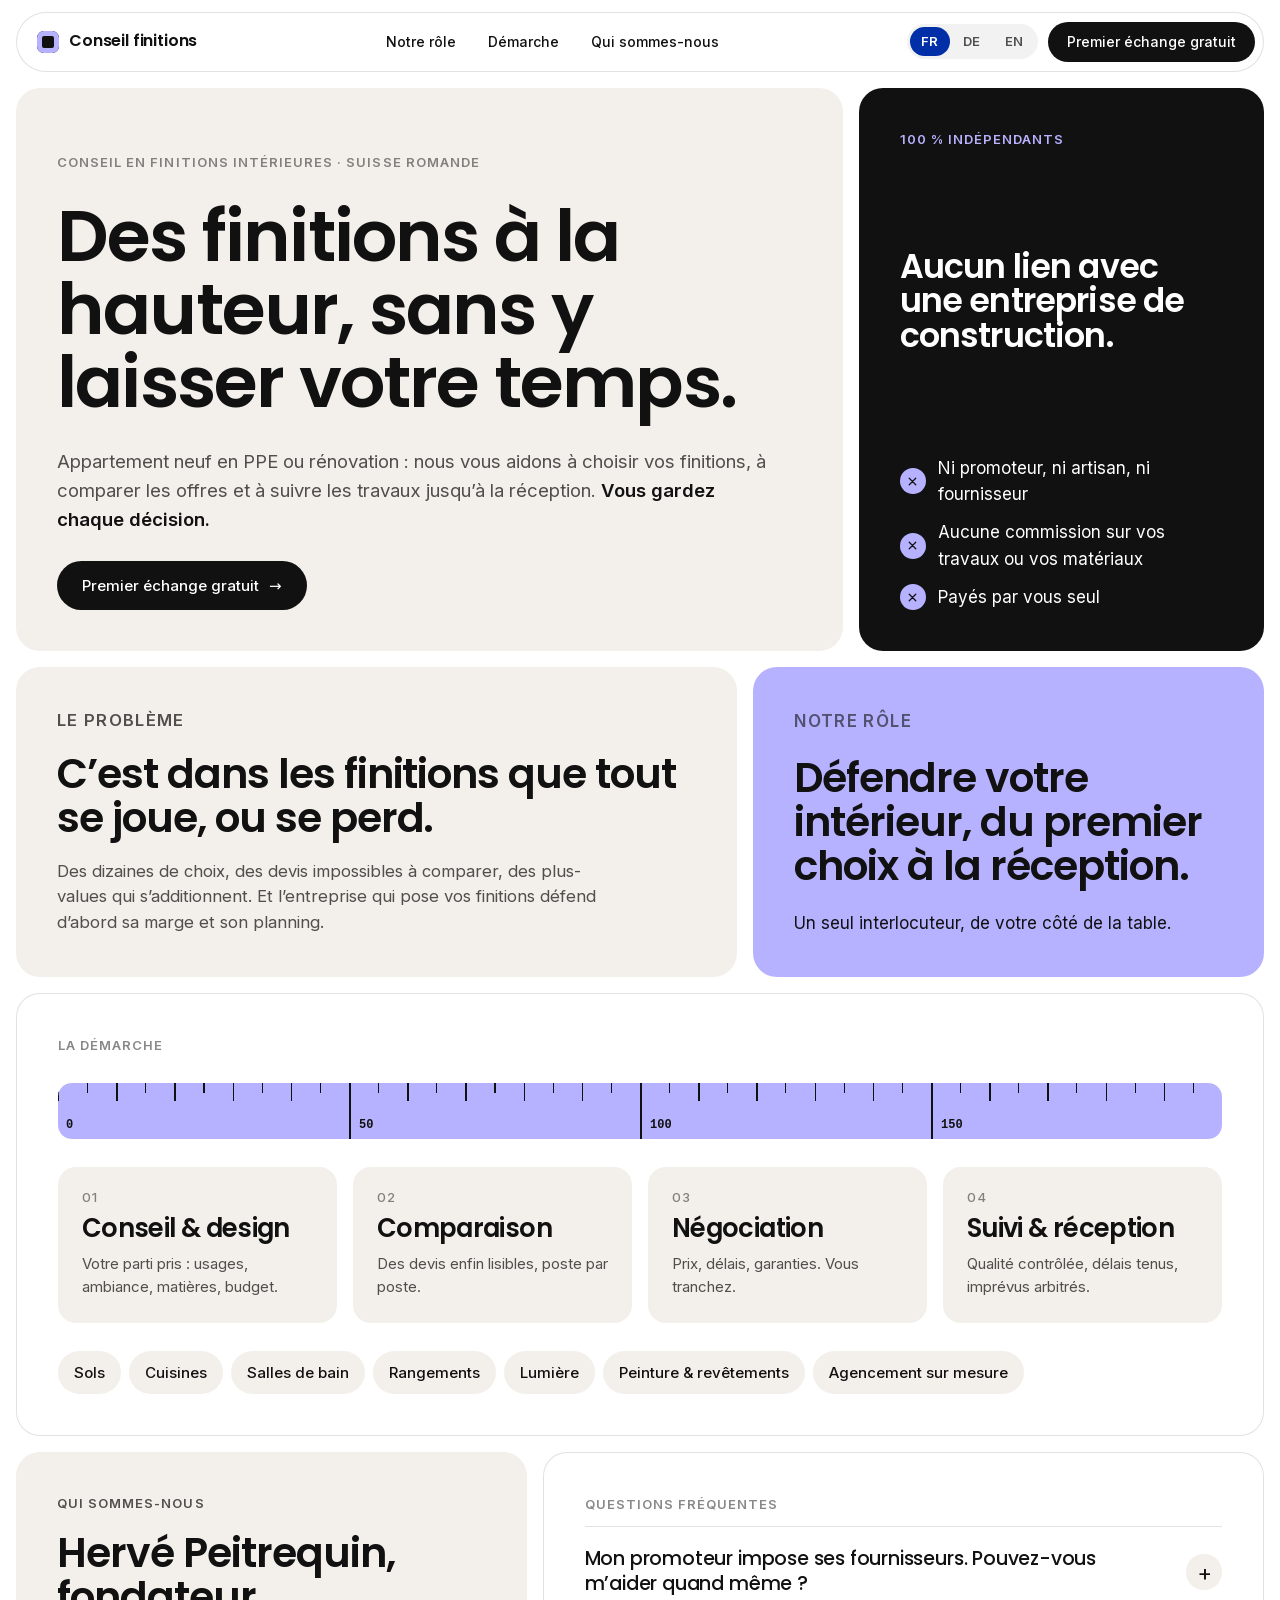
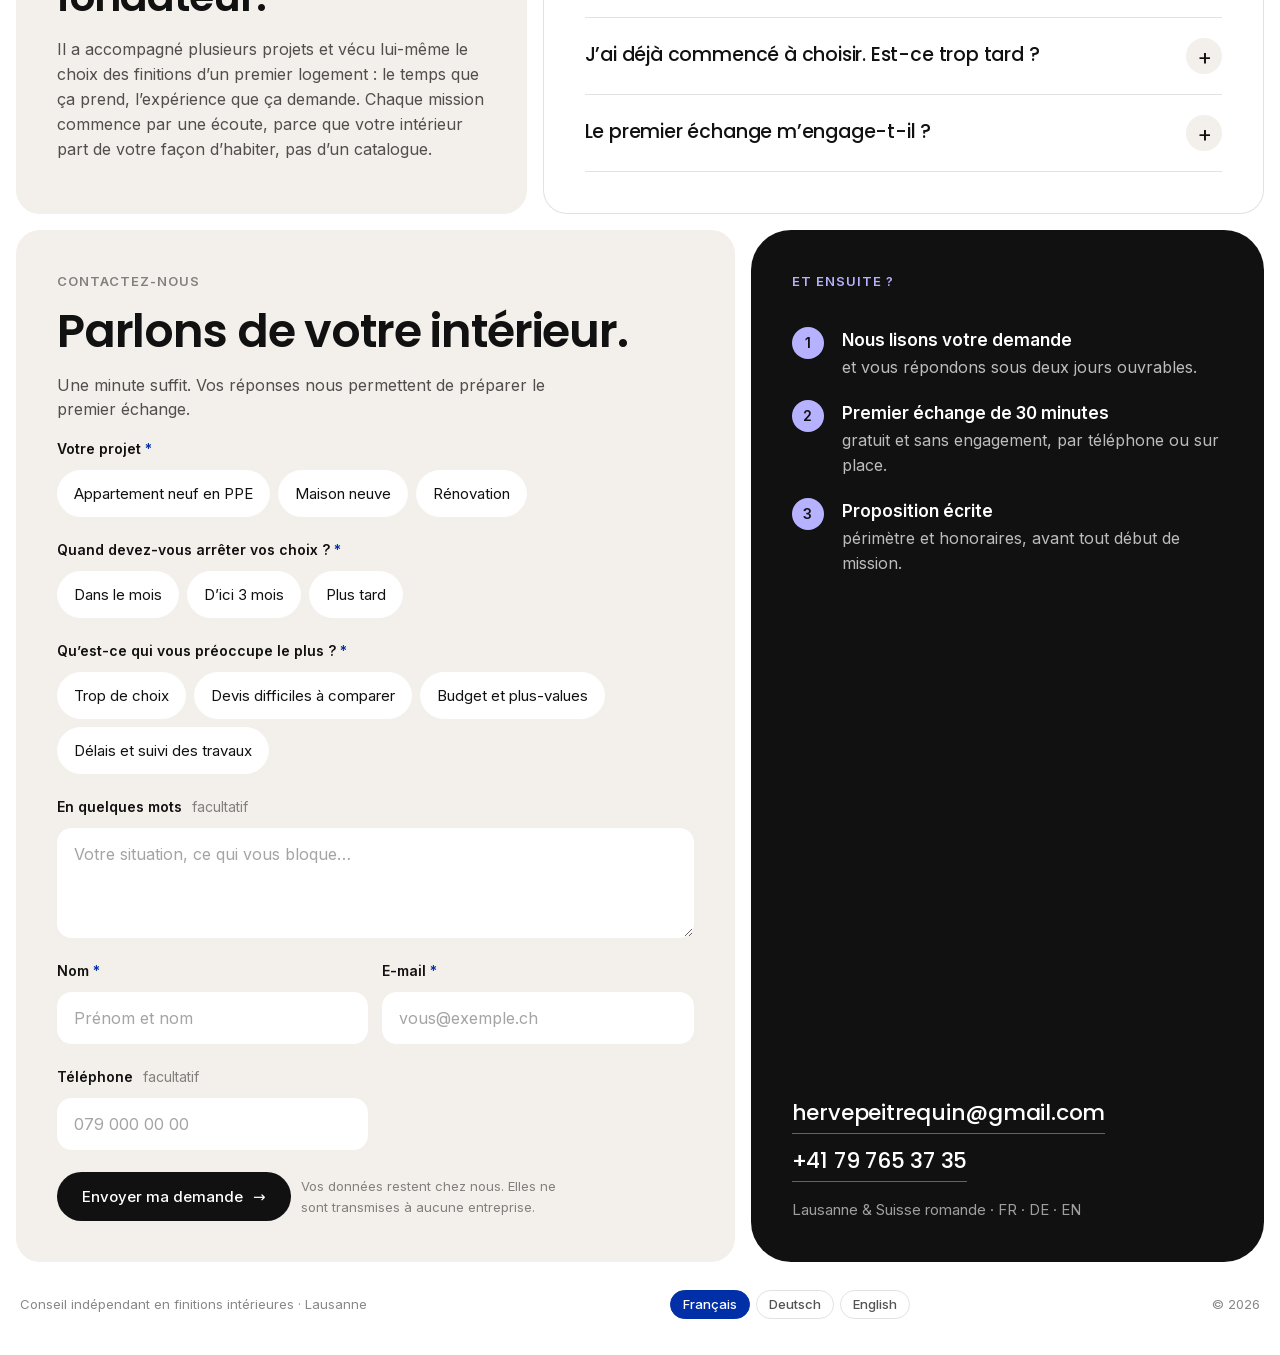
<file: index.html>
<!DOCTYPE html>
<html lang="fr">
<head>
  <meta charset="utf-8">
  <meta name="viewport" content="width=device-width, initial-scale=1">
  <title>Conseil indépendant en finitions intérieures · Suisse romande</title>
  <meta name="description" content="Appartement neuf en PPE ou rénovation : nous vous aidons à choisir vos finitions, comparer les offres et suivre les travaux. Indépendants de toute entreprise de construction.">
  <meta name="robots" content="noindex">
  <link rel="alternate" hreflang="fr" href="/">
  <link rel="alternate" hreflang="de" href="/de/">
  <link rel="alternate" hreflang="en" href="/en/">
  <link rel="preconnect" href="https://fonts.googleapis.com">
  <link rel="preconnect" href="https://fonts.gstatic.com" crossorigin>
  <link href="https://fonts.googleapis.com/css2?family=Poppins:wght@500;600&display=swap" rel="stylesheet">
  <link rel="stylesheet" href="/style.css?v=4">
</head>
<body>

<a class="evitement" href="#contenu">Aller au contenu</a>

<header class="nav">
  <a class="nav-marque" href="#top" aria-label="Retour en haut">
    <span class="nav-pastille" aria-hidden="true"></span>
    <span>Conseil finitions</span>
  </a>
  <nav class="nav-liens" aria-label="Sections">
    <a href="#role">Notre rôle</a>
    <a href="#demarche">Démarche</a>
    <a href="#nous">Qui sommes-nous</a>
  </nav>
  <div class="nav-droite">
    <nav class="langues" aria-label="Langue">
      <a href="/" lang="fr" hreflang="fr" aria-current="page">FR</a>
      <a href="/de/" lang="de" hreflang="de">DE</a>
      <a href="/en/" lang="en" hreflang="en">EN</a>
    </nav>
    <a class="btn btn-noir btn-petit" href="#contact">Premier échange gratuit</a>
  </div>
</header>

<main id="contenu" class="grille">

  <!-- 1. ATTENTION : la promesse -->
  <section id="top" class="box box-beige hero">
    <p class="kicker">Conseil en finitions intérieures · Suisse romande</p>
    <h1>Des finitions à la hauteur, sans y laisser votre temps.</h1>
    <p class="lead">Appartement neuf en PPE ou rénovation : nous vous aidons à choisir vos finitions, à comparer les offres et à suivre les travaux jusqu’à la réception. <strong>Vous gardez chaque décision.</strong></p>
    <div class="hero-actions">
      <a class="btn btn-noir" href="#contact">Premier échange gratuit <span aria-hidden="true">→</span></a>
    </div>
  </section>

  <aside class="box box-noir sceau" aria-label="Notre indépendance">
    <p class="kicker kicker-violet">100 % indépendants</p>
    <p class="sceau-titre">Aucun lien avec une entreprise de construction.</p>
    <ul class="coches">
      <li>Ni promoteur, ni artisan, ni fournisseur</li>
      <li>Aucune commission sur vos travaux ou vos matériaux</li>
      <li>Payés par vous seul</li>
    </ul>
  </aside>

  <!-- 2. INTÉRÊT : le problème, puis notre rôle -->
  <section class="box box-beige probleme">
    <p class="kicker">Le problème</p>
    <h2>C’est dans les finitions que tout se joue, ou se perd.</h2>
    <p>Des dizaines de choix, des devis impossibles à comparer, des plus-values qui s’additionnent. Et l’entreprise qui pose vos finitions défend d’abord sa marge et son planning.</p>
  </section>

  <section id="role" class="box box-violet role">
    <p class="kicker">Notre rôle</p>
    <h2>Défendre votre intérieur, du premier choix à la réception.</h2>
    <p>Un seul interlocuteur, de votre côté de la table.</p>
  </section>

  <!-- 3. DÉSIR : comment, et qui -->
  <section id="demarche" class="box box-blanc demarche">
    <p class="kicker">La démarche</p>
    <div class="metre" aria-hidden="true">
      <span>0</span><span>50</span><span>100</span><span>150</span>
    </div>
    <ol class="etapes">
      <li class="etape">
        <span class="num">01</span>
        <h3>Conseil &amp; design</h3>
        <p>Votre parti pris : usages, ambiance, matières, budget.</p>
      </li>
      <li class="etape">
        <span class="num">02</span>
        <h3>Comparaison</h3>
        <p>Des devis enfin lisibles, poste par poste.</p>
      </li>
      <li class="etape">
        <span class="num">03</span>
        <h3>Négociation</h3>
        <p>Prix, délais, garanties. Vous tranchez.</p>
      </li>
      <li class="etape">
        <span class="num">04</span>
        <h3>Suivi &amp; réception</h3>
        <p>Qualité contrôlée, délais tenus, imprévus arbitrés.</p>
      </li>
    </ol>
    <ul class="chips" aria-label="Domaines couverts">
      <li>Sols</li><li>Cuisines</li><li>Salles de bain</li><li>Rangements</li>
      <li>Lumière</li><li>Peinture &amp; revêtements</li><li>Agencement sur mesure</li>
    </ul>
  </section>

  <section id="nous" class="box box-beige nous">
    <p class="kicker">Qui sommes-nous</p>
    <h2>Hervé Peitrequin, fondateur.</h2>
    <p>Il a accompagné plusieurs projets et vécu lui-même le choix des finitions d’un premier logement : le temps que ça prend, l’expérience que ça demande. Chaque mission commence par une écoute, parce que votre intérieur part de votre façon d’habiter, pas d’un catalogue.</p>
  </section>

  <section class="box box-blanc faq">
    <p class="kicker">Questions fréquentes</p>
    <details>
      <summary>Mon promoteur impose ses fournisseurs. Pouvez-vous m’aider quand même ?</summary>
      <p>Oui, c’est même le cas le plus fréquent. Nous vous aidons à tirer le meilleur de la liste imposée, à lire les plus-values et à négocier ce qui peut l’être.</p>
    </details>
    <details>
      <summary>J’ai déjà commencé à choisir. Est-ce trop tard ?</summary>
      <p>Non. Chaque décision encore ouverte compte, et un regard externe évite des erreurs coûteuses.</p>
    </details>
    <details>
      <summary>Le premier échange m’engage-t-il ?</summary>
      <p>Non. Il est gratuit et sert à voir si nous pouvons vous être utiles. Si ce n’est pas le cas, nous vous le dirons.</p>
    </details>
  </section>

  <!-- 4. ACTION -->
  <section id="contact" class="contact">
    <div class="box box-beige contact-form">
      <p class="kicker">Contactez-nous</p>
      <h2>Parlons de votre intérieur.</h2>
      <p class="contact-intro">Une minute suffit. Vos réponses nous permettent de préparer le premier échange.</p>

      <form id="lead" novalidate>
        <fieldset>
          <legend>Votre projet <em>*</em></legend>
          <div class="choix">
            <label><input type="radio" name="projet" value="Appartement neuf en PPE" required><span>Appartement neuf en PPE</span></label>
            <label><input type="radio" name="projet" value="Maison neuve"><span>Maison neuve</span></label>
            <label><input type="radio" name="projet" value="Rénovation"><span>Rénovation</span></label>
          </div>
        </fieldset>

        <fieldset>
          <legend>Quand devez-vous arrêter vos choix ? <em>*</em></legend>
          <div class="choix">
            <label><input type="radio" name="echeance" value="Dans le mois" required><span>Dans le mois</span></label>
            <label><input type="radio" name="echeance" value="D'ici 3 mois"><span>D’ici 3 mois</span></label>
            <label><input type="radio" name="echeance" value="Plus tard"><span>Plus tard</span></label>
          </div>
        </fieldset>

        <fieldset>
          <legend>Qu’est-ce qui vous préoccupe le plus ? <em>*</em></legend>
          <div class="choix" data-requis="1">
            <label><input type="checkbox" name="preoccupation" value="Trop de choix"><span>Trop de choix</span></label>
            <label><input type="checkbox" name="preoccupation" value="Devis difficiles à comparer"><span>Devis difficiles à comparer</span></label>
            <label><input type="checkbox" name="preoccupation" value="Budget et plus-values"><span>Budget et plus-values</span></label>
            <label><input type="checkbox" name="preoccupation" value="Délais et suivi des travaux"><span>Délais et suivi des travaux</span></label>
          </div>
        </fieldset>

        <div class="champ">
          <label for="message">En quelques mots <span class="facultatif">facultatif</span></label>
          <textarea id="message" name="message" rows="3" placeholder="Votre situation, ce qui vous bloque…"></textarea>
        </div>

        <div class="rangee">
          <div class="champ">
            <label for="nom">Nom <em>*</em></label>
            <input id="nom" name="nom" type="text" required autocomplete="name" placeholder="Prénom et nom">
          </div>
          <div class="champ">
            <label for="email">E-mail <em>*</em></label>
            <input id="email" name="email" type="email" required autocomplete="email" placeholder="vous@exemple.ch">
          </div>
        </div>
        <div class="champ champ-demi">
          <label for="telephone">Téléphone <span class="facultatif">facultatif</span></label>
          <input id="telephone" name="telephone" type="tel" autocomplete="tel" placeholder="079 000 00 00">
        </div>

        <input type="text" name="_honey" class="piege" tabindex="-1" autocomplete="off" aria-hidden="true">

        <p class="erreur" role="alert" aria-live="assertive"></p>

        <div class="form-actions">
          <button type="submit" class="btn btn-noir">Envoyer ma demande <span aria-hidden="true">→</span></button>
          <p class="mention">Vos données restent chez nous. Elles ne sont transmises à aucune entreprise.</p>
        </div>
      </form>

      <div class="merci" hidden tabindex="-1">
        <p class="merci-titre">Merci<span class="merci-prenom"></span>.</p>
        <p>Votre demande est bien arrivée. Nous vous recontactons sous deux jours ouvrables.</p>
      </div>
    </div>

    <aside class="box box-noir contact-infos">
      <p class="kicker kicker-violet">Et ensuite ?</p>
      <ol class="suite">
        <li><strong>Nous lisons votre demande</strong>et vous répondons sous deux jours ouvrables.</li>
        <li><strong>Premier échange de 30 minutes</strong>gratuit et sans engagement, par téléphone ou sur place.</li>
        <li><strong>Proposition écrite</strong>périmètre et honoraires, avant tout début de mission.</li>
      </ol>
      <div class="coordonnees">
        <a class="coord-lien" href="mailto:hervepeitrequin@gmail.com">hervepeitrequin@gmail.com</a>
        <a class="coord-lien" href="tel:+41797653735">+41 79 765 37 35</a>
        <p>Lausanne &amp; Suisse romande · FR · DE · EN</p>
      </div>
    </aside>
  </section>

</main>

<footer class="pied">
  <span>Conseil indépendant en finitions intérieures · Lausanne</span>
  <nav class="langues" aria-label="Langue">
    <a href="/" lang="fr" hreflang="fr" aria-current="page">Français</a>
    <a href="/de/" lang="de" hreflang="de">Deutsch</a>
    <a href="/en/" lang="en" hreflang="en">English</a>
  </nav>
  <span>© 2026</span>
</footer>

<script src="/form.js?v=4"></script>
</body>
</html>
</file>
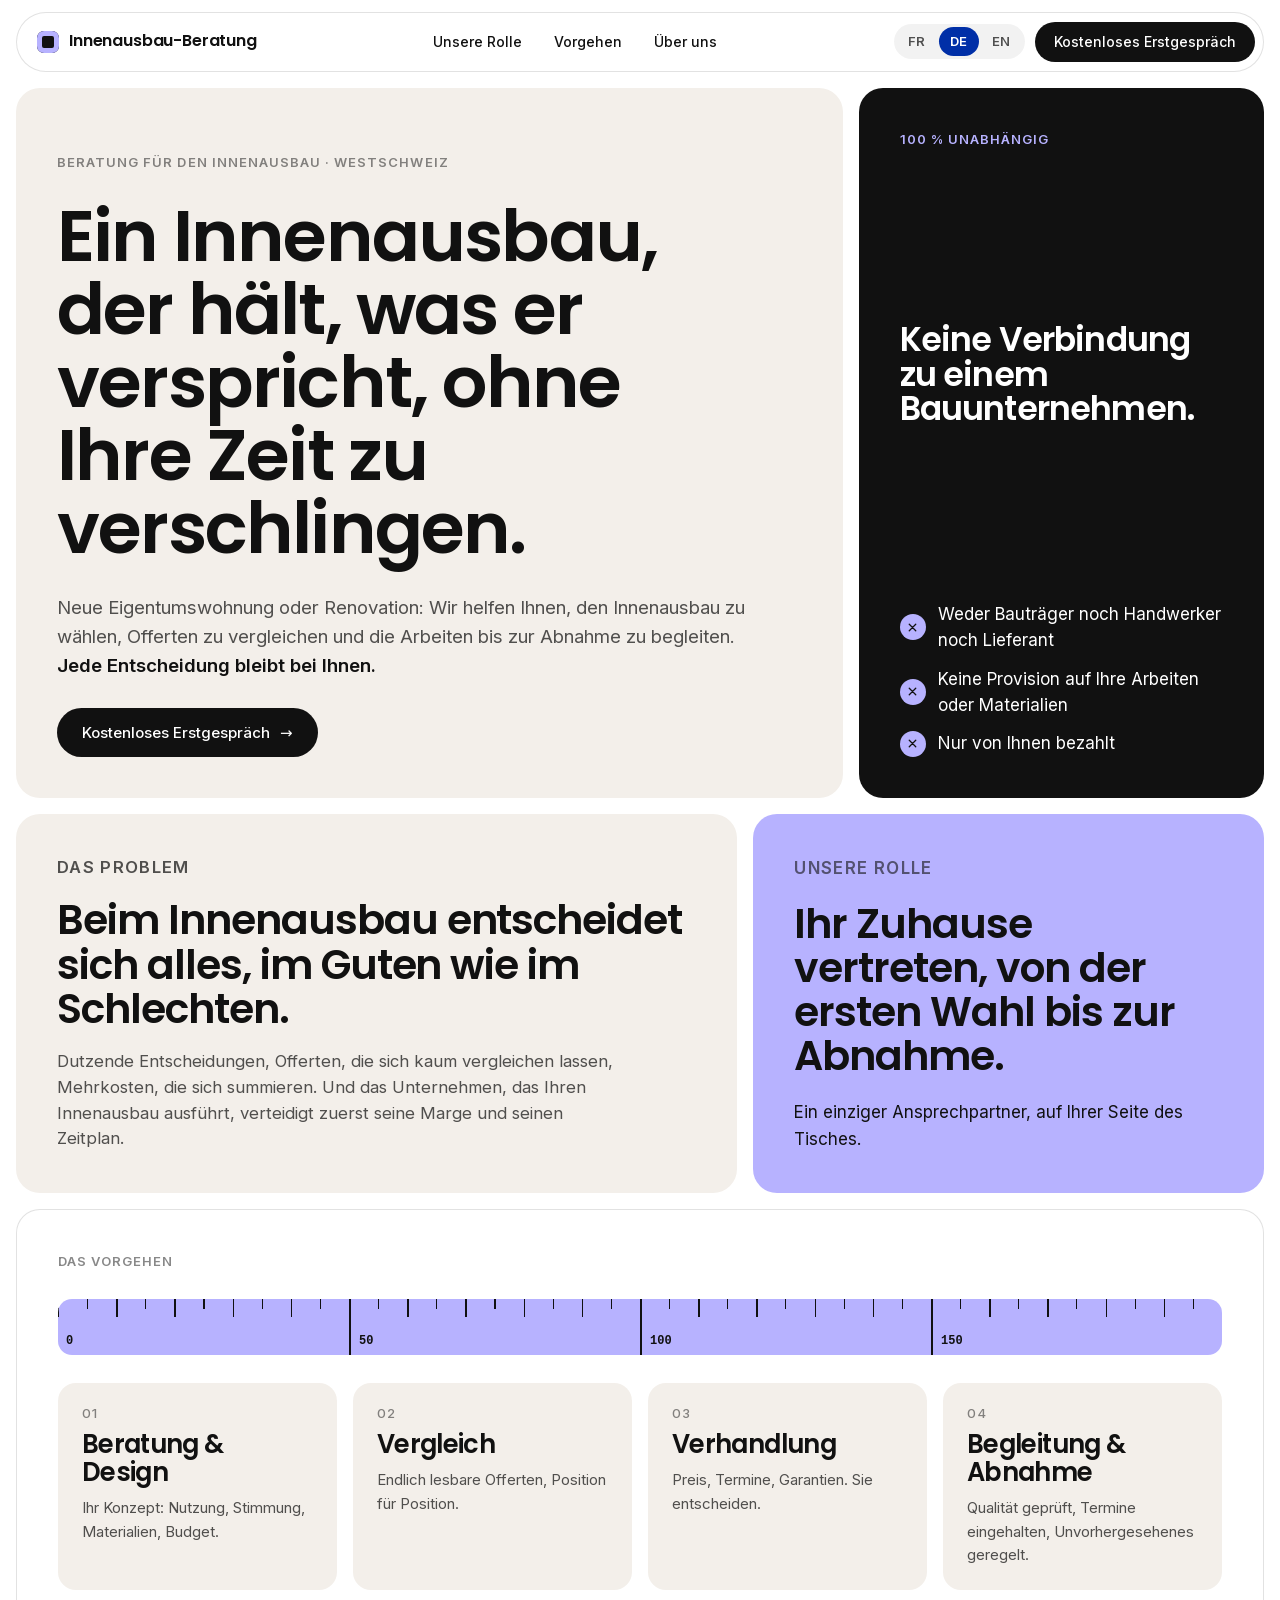
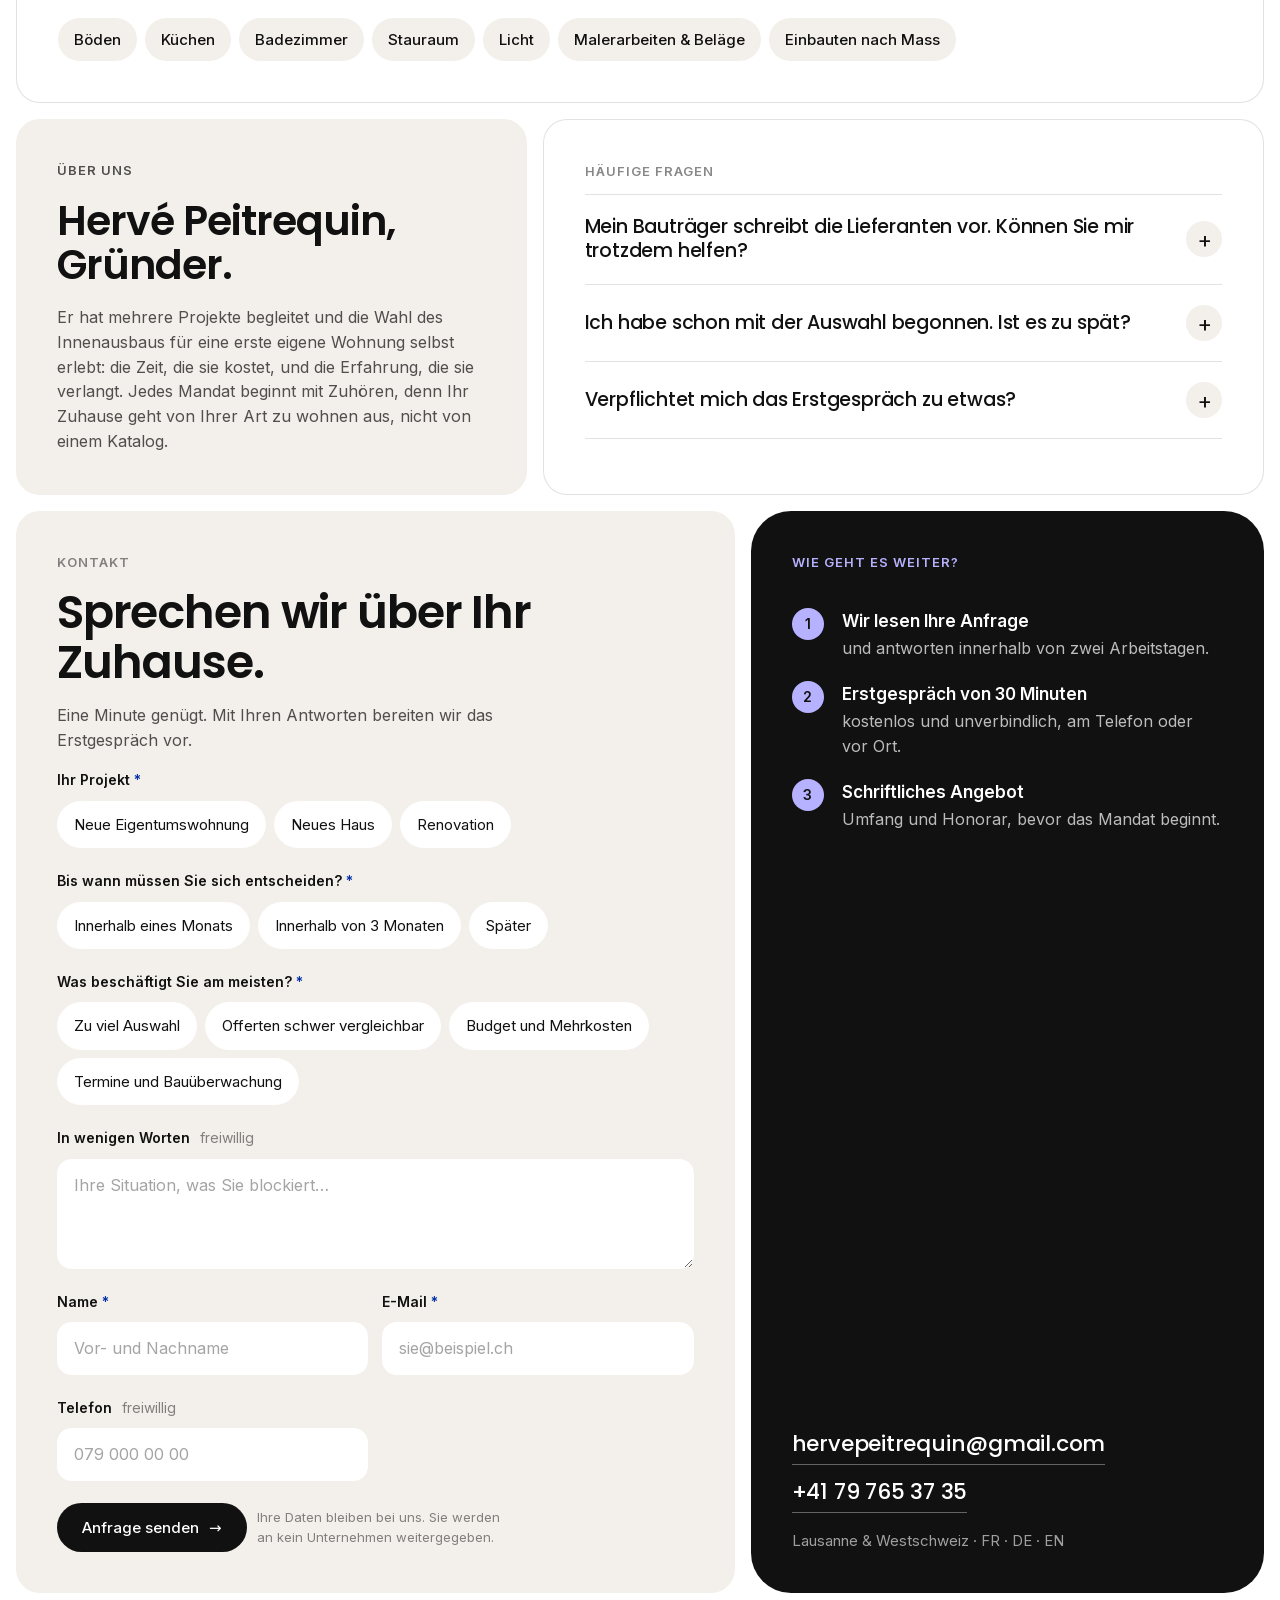
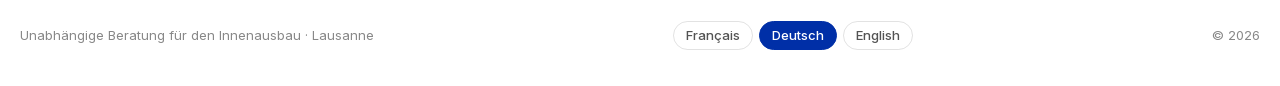
<file: de/index.html>
<!DOCTYPE html>
<html lang="de">
<head>
  <meta charset="utf-8">
  <meta name="viewport" content="width=device-width, initial-scale=1">
  <title>Unabhängige Beratung für den Innenausbau · Westschweiz</title>
  <meta name="description" content="Neue Eigentumswohnung oder Renovation: Wir helfen Ihnen, den Innenausbau zu wählen, Offerten zu vergleichen und die Arbeiten zu begleiten. Unabhängig von jedem Bauunternehmen.">
  <meta name="robots" content="noindex">
  <link rel="alternate" hreflang="fr" href="/">
  <link rel="alternate" hreflang="de" href="/de/">
  <link rel="alternate" hreflang="en" href="/en/">
  <link rel="preconnect" href="https://fonts.googleapis.com">
  <link rel="preconnect" href="https://fonts.gstatic.com" crossorigin>
  <link href="https://fonts.googleapis.com/css2?family=Poppins:wght@500;600&display=swap" rel="stylesheet">
  <link rel="stylesheet" href="/style.css?v=4">
</head>
<body>

<a class="evitement" href="#contenu">Zum Inhalt</a>

<header class="nav">
  <a class="nav-marque" href="#top" aria-label="Nach oben">
    <span class="nav-pastille" aria-hidden="true"></span>
    <span>Innenausbau-Beratung</span>
  </a>
  <nav class="nav-liens" aria-label="Bereiche">
    <a href="#role">Unsere Rolle</a>
    <a href="#demarche">Vorgehen</a>
    <a href="#nous">Über uns</a>
  </nav>
  <div class="nav-droite">
    <nav class="langues" aria-label="Sprache">
      <a href="/" lang="fr" hreflang="fr">FR</a>
      <a href="/de/" lang="de" hreflang="de" aria-current="page">DE</a>
      <a href="/en/" lang="en" hreflang="en">EN</a>
    </nav>
    <a class="btn btn-noir btn-petit" href="#contact">Kostenloses Erstgespräch</a>
  </div>
</header>

<main id="contenu" class="grille">

  <!-- 1. ATTENTION : la promesse -->
  <section id="top" class="box box-beige hero">
    <p class="kicker">Beratung für den Innenausbau · Westschweiz</p>
    <h1>Ein Innenausbau, der hält, was er verspricht, ohne Ihre Zeit zu verschlingen.</h1>
    <p class="lead">Neue Eigentumswohnung oder Renovation: Wir helfen Ihnen, den Innenausbau zu wählen, Offerten zu vergleichen und die Arbeiten bis zur Abnahme zu begleiten. <strong>Jede Entscheidung bleibt bei Ihnen.</strong></p>
    <div class="hero-actions">
      <a class="btn btn-noir" href="#contact">Kostenloses Erstgespräch <span aria-hidden="true">→</span></a>
    </div>
  </section>

  <aside class="box box-noir sceau" aria-label="Unsere Unabhängigkeit">
    <p class="kicker kicker-violet">100 % unabhängig</p>
    <p class="sceau-titre">Keine Verbindung zu einem Bauunternehmen.</p>
    <ul class="coches">
      <li>Weder Bauträger noch Handwerker noch Lieferant</li>
      <li>Keine Provision auf Ihre Arbeiten oder Materialien</li>
      <li>Nur von Ihnen bezahlt</li>
    </ul>
  </aside>

  <!-- 2. INTÉRÊT : le problème, puis notre rôle -->
  <section class="box box-beige probleme">
    <p class="kicker">Das Problem</p>
    <h2>Beim Innenausbau entscheidet sich alles, im Guten wie im Schlechten.</h2>
    <p>Dutzende Entscheidungen, Offerten, die sich kaum vergleichen lassen, Mehrkosten, die sich summieren. Und das Unternehmen, das Ihren Innenausbau ausführt, verteidigt zuerst seine Marge und seinen Zeitplan.</p>
  </section>

  <section id="role" class="box box-violet role">
    <p class="kicker">Unsere Rolle</p>
    <h2>Ihr Zuhause vertreten, von der ersten Wahl bis zur Abnahme.</h2>
    <p>Ein einziger Ansprechpartner, auf Ihrer Seite des Tisches.</p>
  </section>

  <!-- 3. DÉSIR : comment, et qui -->
  <section id="demarche" class="box box-blanc demarche">
    <p class="kicker">Das Vorgehen</p>
    <div class="metre" aria-hidden="true">
      <span>0</span><span>50</span><span>100</span><span>150</span>
    </div>
    <ol class="etapes">
      <li class="etape">
        <span class="num">01</span>
        <h3>Beratung &amp; Design</h3>
        <p>Ihr Konzept: Nutzung, Stimmung, Materialien, Budget.</p>
      </li>
      <li class="etape">
        <span class="num">02</span>
        <h3>Vergleich</h3>
        <p>Endlich lesbare Offerten, Position für Position.</p>
      </li>
      <li class="etape">
        <span class="num">03</span>
        <h3>Verhandlung</h3>
        <p>Preis, Termine, Garantien. Sie entscheiden.</p>
      </li>
      <li class="etape">
        <span class="num">04</span>
        <h3>Begleitung &amp; Abnahme</h3>
        <p>Qualität geprüft, Termine eingehalten, Unvorhergesehenes geregelt.</p>
      </li>
    </ol>
    <ul class="chips" aria-label="Bereiche">
      <li>Böden</li><li>Küchen</li><li>Badezimmer</li><li>Stauraum</li>
      <li>Licht</li><li>Malerarbeiten &amp; Beläge</li><li>Einbauten nach Mass</li>
    </ul>
  </section>

  <section id="nous" class="box box-beige nous">
    <p class="kicker">Über uns</p>
    <h2>Hervé Peitrequin, Gründer.</h2>
    <p>Er hat mehrere Projekte begleitet und die Wahl des Innenausbaus für eine erste eigene Wohnung selbst erlebt: die Zeit, die sie kostet, und die Erfahrung, die sie verlangt. Jedes Mandat beginnt mit Zuhören, denn Ihr Zuhause geht von Ihrer Art zu wohnen aus, nicht von einem Katalog.</p>
  </section>

  <section class="box box-blanc faq">
    <p class="kicker">Häufige Fragen</p>
    <details>
      <summary>Mein Bauträger schreibt die Lieferanten vor. Können Sie mir trotzdem helfen?</summary>
      <p>Ja, das ist sogar der häufigste Fall. Wir helfen Ihnen, das Beste aus der vorgegebenen Liste herauszuholen, die Mehrkosten zu verstehen und zu verhandeln, was verhandelbar ist.</p>
    </details>
    <details>
      <summary>Ich habe schon mit der Auswahl begonnen. Ist es zu spät?</summary>
      <p>Nein. Jede noch offene Entscheidung zählt, und ein Blick von aussen vermeidet teure Fehler.</p>
    </details>
    <details>
      <summary>Verpflichtet mich das Erstgespräch zu etwas?</summary>
      <p>Nein. Es ist kostenlos und zeigt, ob wir Ihnen helfen können. Wenn nicht, sagen wir es Ihnen.</p>
    </details>
  </section>

  <!-- 4. ACTION -->
  <section id="contact" class="contact">
    <div class="box box-beige contact-form">
      <p class="kicker">Kontakt</p>
      <h2>Sprechen wir über Ihr Zuhause.</h2>
      <p class="contact-intro">Eine Minute genügt. Mit Ihren Antworten bereiten wir das Erstgespräch vor.</p>

      <form id="lead" novalidate>
        <fieldset>
          <legend>Ihr Projekt <em>*</em></legend>
          <div class="choix">
            <label><input type="radio" name="projet" value="Appartement neuf en PPE" required><span>Neue Eigentumswohnung</span></label>
            <label><input type="radio" name="projet" value="Maison neuve"><span>Neues Haus</span></label>
            <label><input type="radio" name="projet" value="Rénovation"><span>Renovation</span></label>
          </div>
        </fieldset>

        <fieldset>
          <legend>Bis wann müssen Sie sich entscheiden? <em>*</em></legend>
          <div class="choix">
            <label><input type="radio" name="echeance" value="Dans le mois" required><span>Innerhalb eines Monats</span></label>
            <label><input type="radio" name="echeance" value="D'ici 3 mois"><span>Innerhalb von 3 Monaten</span></label>
            <label><input type="radio" name="echeance" value="Plus tard"><span>Später</span></label>
          </div>
        </fieldset>

        <fieldset>
          <legend>Was beschäftigt Sie am meisten? <em>*</em></legend>
          <div class="choix" data-requis="1">
            <label><input type="checkbox" name="preoccupation" value="Trop de choix"><span>Zu viel Auswahl</span></label>
            <label><input type="checkbox" name="preoccupation" value="Devis difficiles à comparer"><span>Offerten schwer vergleichbar</span></label>
            <label><input type="checkbox" name="preoccupation" value="Budget et plus-values"><span>Budget und Mehrkosten</span></label>
            <label><input type="checkbox" name="preoccupation" value="Délais et suivi des travaux"><span>Termine und Bauüberwachung</span></label>
          </div>
        </fieldset>

        <div class="champ">
          <label for="message">In wenigen Worten <span class="facultatif">freiwillig</span></label>
          <textarea id="message" name="message" rows="3" placeholder="Ihre Situation, was Sie blockiert…"></textarea>
        </div>

        <div class="rangee">
          <div class="champ">
            <label for="nom">Name <em>*</em></label>
            <input id="nom" name="nom" type="text" required autocomplete="name" placeholder="Vor- und Nachname">
          </div>
          <div class="champ">
            <label for="email">E-Mail <em>*</em></label>
            <input id="email" name="email" type="email" required autocomplete="email" placeholder="sie@beispiel.ch">
          </div>
        </div>
        <div class="champ champ-demi">
          <label for="telephone">Telefon <span class="facultatif">freiwillig</span></label>
          <input id="telephone" name="telephone" type="tel" autocomplete="tel" placeholder="079 000 00 00">
        </div>

        <input type="text" name="_honey" class="piege" tabindex="-1" autocomplete="off" aria-hidden="true">

        <p class="erreur" role="alert" aria-live="assertive"></p>

        <div class="form-actions">
          <button type="submit" class="btn btn-noir">Anfrage senden <span aria-hidden="true">→</span></button>
          <p class="mention">Ihre Daten bleiben bei uns. Sie werden an kein Unternehmen weitergegeben.</p>
        </div>
      </form>

      <div class="merci" hidden tabindex="-1">
        <p class="merci-titre">Danke<span class="merci-prenom"></span>.</p>
        <p>Ihre Anfrage ist bei uns eingegangen. Wir melden uns innerhalb von zwei Arbeitstagen.</p>
      </div>
    </div>

    <aside class="box box-noir contact-infos">
      <p class="kicker kicker-violet">Wie geht es weiter?</p>
      <ol class="suite">
        <li><strong>Wir lesen Ihre Anfrage</strong>und antworten innerhalb von zwei Arbeitstagen.</li>
        <li><strong>Erstgespräch von 30 Minuten</strong>kostenlos und unverbindlich, am Telefon oder vor Ort.</li>
        <li><strong>Schriftliches Angebot</strong>Umfang und Honorar, bevor das Mandat beginnt.</li>
      </ol>
      <div class="coordonnees">
        <a class="coord-lien" href="mailto:hervepeitrequin@gmail.com">hervepeitrequin@gmail.com</a>
        <a class="coord-lien" href="tel:+41797653735">+41 79 765 37 35</a>
        <p>Lausanne &amp; Westschweiz · FR · DE · EN</p>
      </div>
    </aside>
  </section>

</main>

<footer class="pied">
  <span>Unabhängige Beratung für den Innenausbau · Lausanne</span>
  <nav class="langues" aria-label="Sprache">
    <a href="/" lang="fr" hreflang="fr">Français</a>
    <a href="/de/" lang="de" hreflang="de" aria-current="page">Deutsch</a>
    <a href="/en/" lang="en" hreflang="en">English</a>
  </nav>
  <span>© 2026</span>
</footer>

<script src="/form.js?v=4"></script>
</body>
</html>
</file>
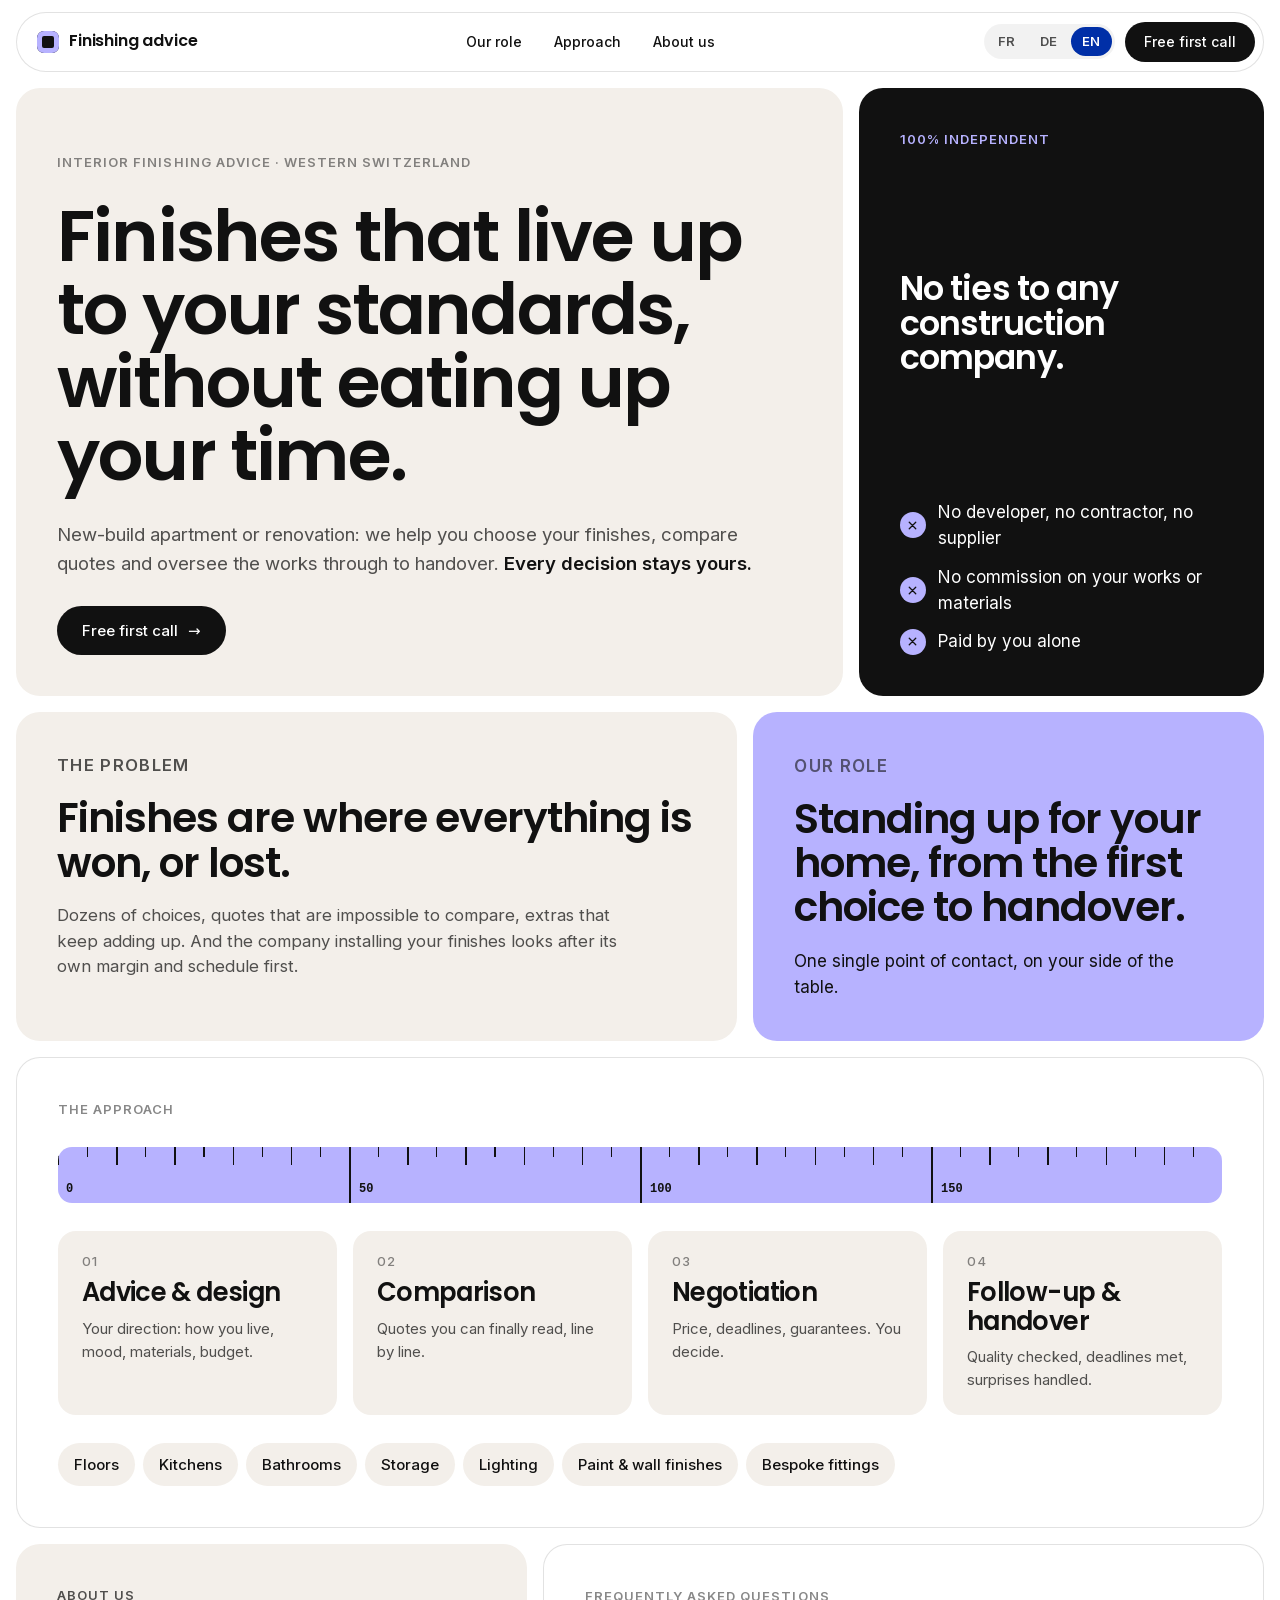
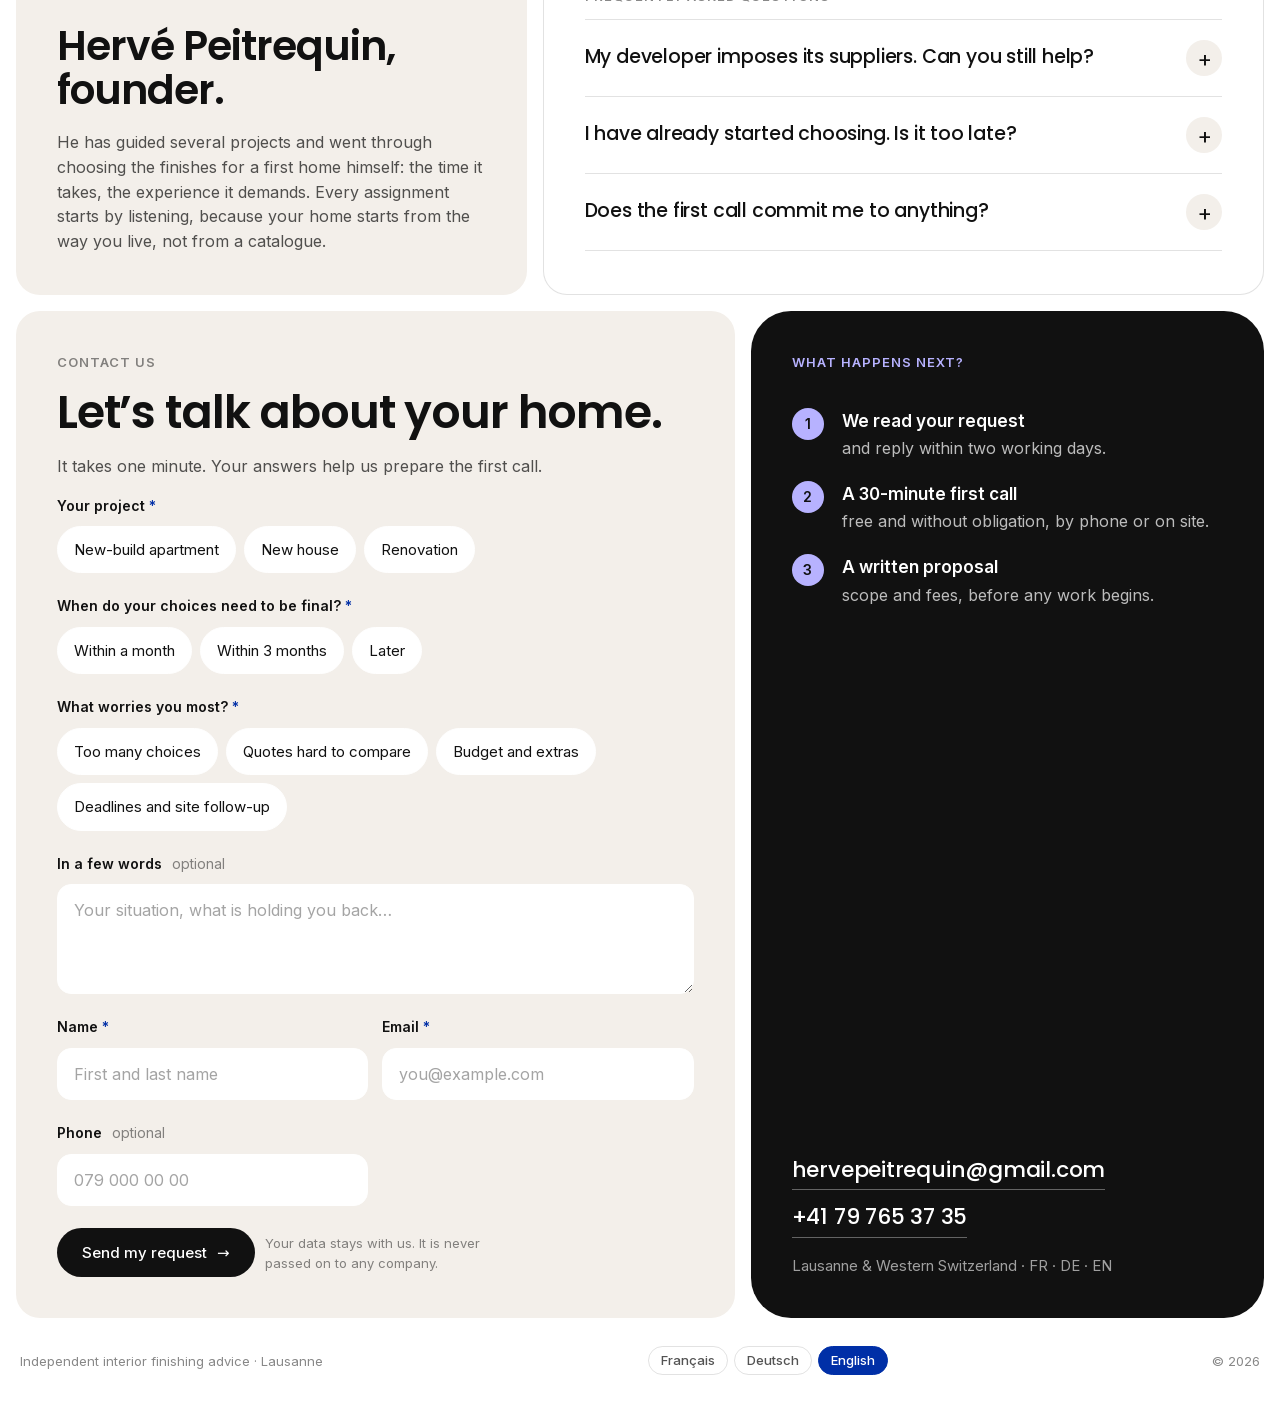
<file: en/index.html>
<!DOCTYPE html>
<html lang="en">
<head>
  <meta charset="utf-8">
  <meta name="viewport" content="width=device-width, initial-scale=1">
  <title>Independent interior finishing advice · Western Switzerland</title>
  <meta name="description" content="New-build apartment or renovation: we help you choose your finishes, compare quotes and oversee the works. Independent of any construction company.">
  <meta name="robots" content="noindex">
  <link rel="alternate" hreflang="fr" href="/">
  <link rel="alternate" hreflang="de" href="/de/">
  <link rel="alternate" hreflang="en" href="/en/">
  <link rel="preconnect" href="https://fonts.googleapis.com">
  <link rel="preconnect" href="https://fonts.gstatic.com" crossorigin>
  <link href="https://fonts.googleapis.com/css2?family=Poppins:wght@500;600&display=swap" rel="stylesheet">
  <link rel="stylesheet" href="/style.css?v=4">
</head>
<body>

<a class="evitement" href="#contenu">Skip to content</a>

<header class="nav">
  <a class="nav-marque" href="#top" aria-label="Back to top">
    <span class="nav-pastille" aria-hidden="true"></span>
    <span>Finishing advice</span>
  </a>
  <nav class="nav-liens" aria-label="Sections">
    <a href="#role">Our role</a>
    <a href="#demarche">Approach</a>
    <a href="#nous">About us</a>
  </nav>
  <div class="nav-droite">
    <nav class="langues" aria-label="Language">
      <a href="/" lang="fr" hreflang="fr">FR</a>
      <a href="/de/" lang="de" hreflang="de">DE</a>
      <a href="/en/" lang="en" hreflang="en" aria-current="page">EN</a>
    </nav>
    <a class="btn btn-noir btn-petit" href="#contact">Free first call</a>
  </div>
</header>

<main id="contenu" class="grille">

  <!-- 1. ATTENTION : la promesse -->
  <section id="top" class="box box-beige hero">
    <p class="kicker">Interior finishing advice · Western Switzerland</p>
    <h1>Finishes that live up to your standards, without eating up your time.</h1>
    <p class="lead">New-build apartment or renovation: we help you choose your finishes, compare quotes and oversee the works through to handover. <strong>Every decision stays yours.</strong></p>
    <div class="hero-actions">
      <a class="btn btn-noir" href="#contact">Free first call <span aria-hidden="true">→</span></a>
    </div>
  </section>

  <aside class="box box-noir sceau" aria-label="Our independence">
    <p class="kicker kicker-violet">100% independent</p>
    <p class="sceau-titre">No ties to any construction company.</p>
    <ul class="coches">
      <li>No developer, no contractor, no supplier</li>
      <li>No commission on your works or materials</li>
      <li>Paid by you alone</li>
    </ul>
  </aside>

  <!-- 2. INTÉRÊT : le problème, puis notre rôle -->
  <section class="box box-beige probleme">
    <p class="kicker">The problem</p>
    <h2>Finishes are where everything is won, or lost.</h2>
    <p>Dozens of choices, quotes that are impossible to compare, extras that keep adding up. And the company installing your finishes looks after its own margin and schedule first.</p>
  </section>

  <section id="role" class="box box-violet role">
    <p class="kicker">Our role</p>
    <h2>Standing up for your home, from the first choice to handover.</h2>
    <p>One single point of contact, on your side of the table.</p>
  </section>

  <!-- 3. DÉSIR : comment, et qui -->
  <section id="demarche" class="box box-blanc demarche">
    <p class="kicker">The approach</p>
    <div class="metre" aria-hidden="true">
      <span>0</span><span>50</span><span>100</span><span>150</span>
    </div>
    <ol class="etapes">
      <li class="etape">
        <span class="num">01</span>
        <h3>Advice &amp; design</h3>
        <p>Your direction: how you live, mood, materials, budget.</p>
      </li>
      <li class="etape">
        <span class="num">02</span>
        <h3>Comparison</h3>
        <p>Quotes you can finally read, line by line.</p>
      </li>
      <li class="etape">
        <span class="num">03</span>
        <h3>Negotiation</h3>
        <p>Price, deadlines, guarantees. You decide.</p>
      </li>
      <li class="etape">
        <span class="num">04</span>
        <h3>Follow-up &amp; handover</h3>
        <p>Quality checked, deadlines met, surprises handled.</p>
      </li>
    </ol>
    <ul class="chips" aria-label="What we cover">
      <li>Floors</li><li>Kitchens</li><li>Bathrooms</li><li>Storage</li>
      <li>Lighting</li><li>Paint &amp; wall finishes</li><li>Bespoke fittings</li>
    </ul>
  </section>

  <section id="nous" class="box box-beige nous">
    <p class="kicker">About us</p>
    <h2>Hervé Peitrequin, founder.</h2>
    <p>He has guided several projects and went through choosing the finishes for a first home himself: the time it takes, the experience it demands. Every assignment starts by listening, because your home starts from the way you live, not from a catalogue.</p>
  </section>

  <section class="box box-blanc faq">
    <p class="kicker">Frequently asked questions</p>
    <details>
      <summary>My developer imposes its suppliers. Can you still help?</summary>
      <p>Yes, that is actually the most common case. We help you make the most of the imposed list, understand the extras and negotiate whatever can be negotiated.</p>
    </details>
    <details>
      <summary>I have already started choosing. Is it too late?</summary>
      <p>No. Every decision still open counts, and an outside view avoids costly mistakes.</p>
    </details>
    <details>
      <summary>Does the first call commit me to anything?</summary>
      <p>No. It is free and helps us see whether we can be useful to you. If not, we will tell you.</p>
    </details>
  </section>

  <!-- 4. ACTION -->
  <section id="contact" class="contact">
    <div class="box box-beige contact-form">
      <p class="kicker">Contact us</p>
      <h2>Let’s talk about your home.</h2>
      <p class="contact-intro">It takes one minute. Your answers help us prepare the first call.</p>

      <form id="lead" novalidate>
        <fieldset>
          <legend>Your project <em>*</em></legend>
          <div class="choix">
            <label><input type="radio" name="projet" value="Appartement neuf en PPE" required><span>New-build apartment</span></label>
            <label><input type="radio" name="projet" value="Maison neuve"><span>New house</span></label>
            <label><input type="radio" name="projet" value="Rénovation"><span>Renovation</span></label>
          </div>
        </fieldset>

        <fieldset>
          <legend>When do your choices need to be final? <em>*</em></legend>
          <div class="choix">
            <label><input type="radio" name="echeance" value="Dans le mois" required><span>Within a month</span></label>
            <label><input type="radio" name="echeance" value="D'ici 3 mois"><span>Within 3 months</span></label>
            <label><input type="radio" name="echeance" value="Plus tard"><span>Later</span></label>
          </div>
        </fieldset>

        <fieldset>
          <legend>What worries you most? <em>*</em></legend>
          <div class="choix" data-requis="1">
            <label><input type="checkbox" name="preoccupation" value="Trop de choix"><span>Too many choices</span></label>
            <label><input type="checkbox" name="preoccupation" value="Devis difficiles à comparer"><span>Quotes hard to compare</span></label>
            <label><input type="checkbox" name="preoccupation" value="Budget et plus-values"><span>Budget and extras</span></label>
            <label><input type="checkbox" name="preoccupation" value="Délais et suivi des travaux"><span>Deadlines and site follow-up</span></label>
          </div>
        </fieldset>

        <div class="champ">
          <label for="message">In a few words <span class="facultatif">optional</span></label>
          <textarea id="message" name="message" rows="3" placeholder="Your situation, what is holding you back…"></textarea>
        </div>

        <div class="rangee">
          <div class="champ">
            <label for="nom">Name <em>*</em></label>
            <input id="nom" name="nom" type="text" required autocomplete="name" placeholder="First and last name">
          </div>
          <div class="champ">
            <label for="email">Email <em>*</em></label>
            <input id="email" name="email" type="email" required autocomplete="email" placeholder="you@example.com">
          </div>
        </div>
        <div class="champ champ-demi">
          <label for="telephone">Phone <span class="facultatif">optional</span></label>
          <input id="telephone" name="telephone" type="tel" autocomplete="tel" placeholder="079 000 00 00">
        </div>

        <input type="text" name="_honey" class="piege" tabindex="-1" autocomplete="off" aria-hidden="true">

        <p class="erreur" role="alert" aria-live="assertive"></p>

        <div class="form-actions">
          <button type="submit" class="btn btn-noir">Send my request <span aria-hidden="true">→</span></button>
          <p class="mention">Your data stays with us. It is never passed on to any company.</p>
        </div>
      </form>

      <div class="merci" hidden tabindex="-1">
        <p class="merci-titre">Thank you<span class="merci-prenom"></span>.</p>
        <p>Your request has arrived. We will get back to you within two working days.</p>
      </div>
    </div>

    <aside class="box box-noir contact-infos">
      <p class="kicker kicker-violet">What happens next?</p>
      <ol class="suite">
        <li><strong>We read your request</strong>and reply within two working days.</li>
        <li><strong>A 30-minute first call</strong>free and without obligation, by phone or on site.</li>
        <li><strong>A written proposal</strong>scope and fees, before any work begins.</li>
      </ol>
      <div class="coordonnees">
        <a class="coord-lien" href="mailto:hervepeitrequin@gmail.com">hervepeitrequin@gmail.com</a>
        <a class="coord-lien" href="tel:+41797653735">+41 79 765 37 35</a>
        <p>Lausanne &amp; Western Switzerland · FR · DE · EN</p>
      </div>
    </aside>
  </section>

</main>

<footer class="pied">
  <span>Independent interior finishing advice · Lausanne</span>
  <nav class="langues" aria-label="Language">
    <a href="/" lang="fr" hreflang="fr">Français</a>
    <a href="/de/" lang="de" hreflang="de">Deutsch</a>
    <a href="/en/" lang="en" hreflang="en" aria-current="page">English</a>
  </nav>
  <span>© 2026</span>
</footer>

<script src="/form.js?v=4"></script>
</body>
</html>
</file>
<file: style.css>
/* ==========================================================
   Hervé Peitrequin · Conseil finitions · V2 « bento eddie »
   Blanc + encre noire + beige eddie + violet eddie (#B7B2FF),
   bleu Klein #002FA7 réservé aux survols.
   ========================================================== */

@font-face { font-family: 'Inter'; font-style: normal; font-weight: 400; font-display: swap; src: url('fonts/inter-400-latin.woff2') format('woff2'); unicode-range: U+0000-00FF, U+0131, U+0152-0153, U+02BB-02BC, U+02C6, U+02DA, U+02DC, U+2000-206F, U+20AC, U+2122, U+2212, U+FEFF, U+FFFD; }
@font-face { font-family: 'Inter'; font-style: normal; font-weight: 400; font-display: swap; src: url('fonts/inter-400-latin-ext.woff2') format('woff2'); unicode-range: U+0100-02BA, U+02BD-02C5, U+02C7-02CC, U+02CE-02D7, U+02DD-02FF, U+1E00-1E9F, U+20A0-20AB, U+20AD-20C0, U+A720-A7FF; }
@font-face { font-family: 'Inter'; font-style: normal; font-weight: 500; font-display: swap; src: url('fonts/inter-500-latin.woff2') format('woff2'); unicode-range: U+0000-00FF, U+0131, U+0152-0153, U+02BB-02BC, U+02C6, U+02DA, U+02DC, U+2000-206F, U+20AC, U+2122, U+2212, U+FEFF, U+FFFD; }
@font-face { font-family: 'Inter'; font-style: normal; font-weight: 600; font-display: swap; src: url('fonts/inter-600-latin.woff2') format('woff2'); unicode-range: U+0000-00FF, U+0131, U+0152-0153, U+02BB-02BC, U+02C6, U+02DA, U+02DC, U+2000-206F, U+20AC, U+2122, U+2212, U+FEFF, U+FFFD; }

:root {
  --blanc: #FFFFFF;
  --encre: #111111;
  --encre-2: rgba(17, 17, 17, .72);
  --encre-3: rgba(17, 17, 17, .5);
  --filet: rgba(17, 17, 17, .12);
  --beige: #F3EFEA;
  --violet: #B7B2FF;
  --violet-pale: #E9E7FF;
  --bleu: #002FA7;
  --rayon: 24px;
  --gap: 16px;
  --titres: 'Poppins', 'Inter', system-ui, sans-serif;
  --texte: 'Inter', system-ui, -apple-system, sans-serif;
  --pad: clamp(24px, 3.2vw, 44px);
}

* { box-sizing: border-box; }
[hidden] { display: none !important; }
html { scroll-behavior: smooth; scroll-padding-top: 96px; }
body {
  margin: 0;
  background: var(--blanc);
  color: var(--encre);
  font-family: var(--texte);
  font-size: 16px;
  line-height: 1.55;
  -webkit-font-smoothing: antialiased;
}
::selection { background: var(--bleu); color: var(--blanc); }
:focus-visible { outline: 2px solid var(--bleu); outline-offset: 3px; border-radius: 6px; }
h1, h2, h3, .h3, .grand, .sceau-titre, blockquote, .merci-titre {
  font-family: var(--titres);
  font-weight: 600;
  letter-spacing: -0.025em;
  margin: 0;
}
p { margin: 0; }
strong { font-weight: 600; color: var(--encre); }

.evitement { position: absolute; left: -9999px; }
.evitement:focus { left: 16px; top: 16px; z-index: 100; background: var(--blanc); padding: 8px 14px; border-radius: 999px; }

/* ---------- Boutons ---------- */
.btn {
  display: inline-flex; align-items: center; gap: 10px;
  font: 500 15px/1 var(--texte);
  padding: 16px 24px;
  border-radius: 999px;
  border: 1.5px solid transparent;
  text-decoration: none;
  cursor: pointer;
  transition: background .2s ease, color .2s ease, border-color .2s ease;
  white-space: nowrap;
}
.btn-noir { background: var(--encre); color: var(--blanc); }
.btn-noir:hover { background: var(--bleu); }
.btn-contour { background: transparent; color: var(--encre); border-color: var(--encre); }
.btn-contour:hover { background: var(--bleu); border-color: var(--bleu); color: var(--blanc); }
.btn-petit { padding: 12px 18px; font-size: 14px; }
.btn[disabled] { opacity: .5; cursor: progress; }
.lien { color: var(--encre); font-weight: 500; text-decoration: underline; text-underline-offset: 4px; text-decoration-thickness: 1.5px; }
.lien:hover { color: var(--bleu); }

/* ---------- Navigation : pilule flottante ---------- */
.nav {
  position: sticky; top: 12px; z-index: 50;
  width: min(1280px, calc(100% - 32px));
  margin: 12px auto 0;
  display: flex; align-items: center; justify-content: space-between; gap: 16px;
  padding: 8px 8px 8px 20px;
  background: rgba(255, 255, 255, .92);
  backdrop-filter: blur(12px);
  -webkit-backdrop-filter: blur(12px);
  border: 1px solid var(--filet);
  border-radius: 999px;
}
.nav-marque { display: inline-flex; align-items: center; gap: 10px; color: var(--encre); text-decoration: none; font-family: var(--titres); font-weight: 600; font-size: 16px; letter-spacing: -0.01em; }
.nav-pastille { width: 22px; height: 22px; border-radius: 7px; background: var(--violet); box-shadow: inset 0 0 0 5px var(--violet), inset 0 0 0 11px var(--encre); }
.nav-liens { display: flex; gap: 4px; }
.nav-liens a { color: var(--encre); text-decoration: none; font-size: 14px; font-weight: 500; padding: 10px 14px; border-radius: 999px; transition: background .2s, color .2s; }
.nav-liens a:hover { background: var(--bleu); color: var(--blanc); }

/* Sélecteur de langue : la langue affichée en bleu Klein plein */
.nav-droite { display: flex; align-items: center; gap: 10px; }
.langues { display: flex; gap: 2px; padding: 3px; border-radius: 999px; background: rgba(17,17,17,.05); }
.langues a {
  color: var(--encre-2); text-decoration: none; font-size: 13px; font-weight: 600; letter-spacing: .04em;
  padding: 8px 11px; border-radius: 999px; line-height: 1; transition: background .2s, color .2s;
}
.langues a:hover { color: var(--bleu); }
.langues a[aria-current="page"] { background: var(--bleu); color: var(--blanc); }
.pied .langues { background: transparent; padding: 0; gap: 6px; }
.pied .langues a { font-size: 13px; letter-spacing: 0; font-weight: 500; padding: 7px 12px; border: 1px solid var(--filet); }
.pied .langues a[aria-current="page"] { border-color: var(--bleu); }

/* ---------- Grille bento ---------- */
.grille {
  width: min(1280px, calc(100% - 32px));
  margin: var(--gap) auto 0;
  display: grid;
  grid-template-columns: repeat(12, 1fr);
  gap: var(--gap);
}
.box {
  border-radius: var(--rayon);
  padding: var(--pad);
  display: flex; flex-direction: column; gap: 18px;
  min-width: 0;
}
.box-beige  { background: var(--beige); }
.box-violet { background: var(--violet-pale); }
.box-blanc  { background: var(--blanc); border: 1px solid var(--filet); }
.box-noir   { background: var(--encre); color: var(--blanc); }
.box-noir strong { color: var(--blanc); }

.kicker { font-size: 13px; font-weight: 600; letter-spacing: .08em; text-transform: uppercase; color: var(--encre-3); }
.kicker-violet { color: var(--violet); }
.num { font: 500 13px/1 var(--texte); letter-spacing: .06em; color: var(--encre-3); }

h1 { font-size: clamp(40px, 5.6vw, 80px); line-height: 1.02; max-width: 15ch; }
h2 { font-size: clamp(28px, 3.2vw, 46px); line-height: 1.08; }
h3, .h3 { font-size: clamp(22px, 2vw, 28px); line-height: 1.1; }
.lead { font-size: clamp(17px, 1.45vw, 20px); color: var(--encre-2); max-width: 60ch; }

/* Hero + sceau */
.hero { grid-column: span 8; justify-content: space-between; gap: 28px; padding-top: clamp(36px, 5vw, 64px); min-height: min(560px, 70svh); }
.hero-actions { display: flex; flex-wrap: wrap; align-items: center; gap: 22px; }
.sceau { grid-column: span 4; justify-content: space-between; }
.sceau-titre { font-size: clamp(28px, 2.6vw, 38px); line-height: 1.04; }
.coches { list-style: none; margin: 0; padding: 0; display: flex; flex-direction: column; gap: 12px; }
.coches li { display: flex; align-items: center; gap: 12px; font-size: 17px; }
.coches li::before {
  content: ""; flex: 0 0 26px; height: 26px; border-radius: 50%;
  background: var(--violet) url("data:image/svg+xml,%3Csvg xmlns='http://www.w3.org/2000/svg' viewBox='0 0 24 24'%3E%3Cpath d='M6 6l12 12M18 6L6 18' stroke='%23111' stroke-width='2.4' stroke-linecap='round'/%3E%3C/svg%3E") center/13px no-repeat;
}
.sceau-pied { font-size: 17px; color: rgba(255,255,255,.72); border-top: 1px solid rgba(255,255,255,.18); padding-top: 18px; }

/* Problème + rôle */
.probleme { grid-column: span 7; }
.probleme p { font-size: clamp(16px, 1.3vw, 19px); color: var(--encre-2); max-width: 56ch; }
.role { grid-column: span 5; background: var(--violet); justify-content: space-between; }
.role .kicker { color: rgba(17,17,17,.6); }
.role p { font-size: 17px; }

/* Démarche */
.demarche { grid-column: span 12; gap: 28px; }
.metre {
  position: relative; height: 56px; border-radius: 14px; overflow: hidden;
  display: grid; grid-template-columns: repeat(4, 1fr);
  background: var(--violet);
}
.metre::before {
  content: ""; position: absolute; inset: 0 0 auto 0; height: 18px;
  background: repeating-linear-gradient(90deg, var(--encre) 0 1.5px, transparent 1.5px calc(100% / 20));
}
.metre::after {
  content: ""; position: absolute; inset: 0 0 auto 0; height: 10px;
  background: repeating-linear-gradient(90deg, var(--encre) 0 1px, transparent 1px calc(100% / 40));
}
.metre span { position: relative; border-left: 2px solid var(--encre); font: 600 12px/1 ui-monospace, 'SF Mono', Menlo, monospace; padding: 0 0 8px 8px; display: flex; align-items: end; }
.metre span:first-child { border-left: 0; }
.etapes { list-style: none; margin: 0; padding: 0; display: grid; grid-template-columns: repeat(4, 1fr); gap: var(--gap); }
.etape { background: var(--beige); border-radius: 18px; padding: 24px; display: flex; flex-direction: column; gap: 10px; }
.etape p { color: var(--encre-2); font-size: 15px; }

/* Chips domaines */
.chips { list-style: none; margin: 0; padding: 0; display: flex; flex-wrap: wrap; gap: 8px; }
.chips li { background: var(--beige); border-radius: 999px; padding: 10px 16px; font-size: 15px; font-weight: 500; }

/* Qui sommes-nous */
.nous { grid-column: span 5; }
.nous p { color: var(--encre-2); }

/* FAQ */
.faq { grid-column: span 7; gap: 0; }
.faq .kicker { margin-bottom: 12px; }
.faq details { border-top: 1px solid var(--filet); }
.faq details:last-child { border-bottom: 1px solid var(--filet); }
.faq summary {
  list-style: none; cursor: pointer;
  display: flex; justify-content: space-between; align-items: center; gap: 20px;
  padding: 20px 0; font: 500 clamp(17px, 1.5vw, 21px)/1.3 var(--titres); letter-spacing: -0.01em;
}
.faq summary::-webkit-details-marker { display: none; }
.faq summary::after { content: "+"; flex: 0 0 36px; height: 36px; border-radius: 50%; background: var(--beige); display: grid; place-items: center; font: 400 22px/1 var(--texte); transition: transform .2s, background .2s, color .2s; }
.faq summary:hover { color: var(--bleu); }
.faq summary:hover::after { background: var(--bleu); color: var(--blanc); }
.faq details[open] summary::after { transform: rotate(45deg); }
.faq details p { padding: 0 56px 22px 0; color: var(--encre-2); max-width: 70ch; }

/* ---------- Contact (panneau façon eddie) ---------- */
.contact { grid-column: span 12; display: grid; grid-template-columns: 7fr 5fr; gap: var(--gap); }
.contact-form { gap: 16px; }
.contact-form h2 { font-size: clamp(32px, 3.6vw, 52px); }
.contact-intro { color: var(--encre-2); max-width: 52ch; }

#lead { display: flex; flex-direction: column; gap: 22px; }
fieldset { border: 0; margin: 0; padding: 0; min-width: 0; }
legend, .champ label { font-size: 14px; font-weight: 600; margin-bottom: 10px; padding: 0; display: block; }
legend em, .champ label em, .accord em { color: var(--bleu); font-style: normal; }
.choix { display: flex; flex-wrap: wrap; gap: 8px; }
.choix label { position: relative; cursor: pointer; }
.choix input { position: absolute; opacity: 0; inset: 0; margin: 0; cursor: pointer; }
.choix span {
  display: inline-block; padding: 11px 16px; border-radius: 999px;
  background: var(--blanc); border: 1.5px solid var(--blanc);
  font-size: 15px; transition: background .15s, color .15s, border-color .15s;
}
.choix label:hover span { border-color: var(--bleu); }
.choix input:checked + span { background: var(--encre); border-color: var(--encre); color: var(--blanc); }
.choix input:focus-visible + span { outline: 2px solid var(--bleu); outline-offset: 2px; }

.rangee { display: grid; grid-template-columns: 1fr 1fr; gap: 14px; }
.champ { display: flex; flex-direction: column; }
.champ input, .champ textarea, .champ select {
  font: 400 16px/1.4 var(--texte); color: var(--encre);
  background: var(--blanc); border: 1.5px solid var(--blanc); border-radius: 14px;
  padding: 14px 16px; width: 100%;
  transition: border-color .15s;
}
.champ select { appearance: none; background: var(--blanc) url("data:image/svg+xml,%3Csvg xmlns='http://www.w3.org/2000/svg' viewBox='0 0 24 24'%3E%3Cpath d='M6 9l6 6 6-6' fill='none' stroke='%23111' stroke-width='2' stroke-linecap='round'/%3E%3C/svg%3E") right 14px center/18px no-repeat; padding-right: 44px; }
.champ input::placeholder, .champ textarea::placeholder { color: rgba(17,17,17,.38); }
.champ input:hover, .champ textarea:hover, .champ select:hover { border-color: rgba(17,17,17,.2); }
.champ input:focus, .champ textarea:focus, .champ select:focus { outline: none; border-color: var(--bleu); }
.champ textarea { resize: vertical; min-height: 110px; }
.invalide span, .champ .invalide, .accord.invalide { border-color: #C4152E !important; }
.accord { display: flex; gap: 12px; align-items: flex-start; font-size: 14px; color: var(--encre-2); cursor: pointer; border: 1.5px solid transparent; border-radius: 12px; padding: 4px; }
.accord input { width: 20px; height: 20px; margin: 1px 0 0; accent-color: var(--encre); flex: 0 0 auto; }
.piege { position: absolute; left: -9999px; width: 1px; height: 1px; }
.facultatif { font-weight: 400; color: var(--encre-3); margin-left: 6px; }
.champ-demi { max-width: calc(50% - 7px); }
.mention { font-size: 13px; color: var(--encre-3); max-width: 32ch; }
.form-actions { align-items: center; gap: 16px 20px; }
.erreur { color: #C4152E; font-size: 14px; font-weight: 500; min-height: 0; }
.erreur:empty { display: none; }
.form-actions { display: flex; gap: 10px; flex-wrap: wrap; }

.merci { display: flex; flex-direction: column; gap: 14px; background: var(--blanc); border-radius: 18px; padding: 28px; }
.merci:focus { outline: none; }
.merci-titre { font-size: clamp(28px, 3vw, 40px); }
.merci p:last-child { color: var(--encre-2); }

.contact-infos { justify-content: flex-start; gap: 36px; border-radius: 40px; }
.suite { list-style: none; counter-reset: s; margin: 0; padding: 0; display: flex; flex-direction: column; gap: 20px; }
.suite li { counter-increment: s; position: relative; padding-left: 50px; min-height: 32px; color: rgba(255,255,255,.72); font-size: 16px; }
.suite li::before { content: counter(s); position: absolute; left: 0; top: 0; width: 32px; height: 32px; border-radius: 50%; background: var(--violet); color: var(--encre); display: grid; place-items: center; font-weight: 600; font-size: 14px; }
.suite strong { display: block; margin-bottom: 2px; color: var(--blanc); font-size: 17px; }
.coordonnees { display: flex; flex-direction: column; gap: 10px; margin-top: auto; }
.coord-lien { color: var(--blanc); text-decoration: none; font-family: var(--titres); font-weight: 500; font-size: clamp(19px, 1.7vw, 24px); letter-spacing: -0.01em; width: fit-content; border-bottom: 1.5px solid rgba(255,255,255,.35); padding-bottom: 3px; transition: color .2s, border-color .2s; overflow-wrap: anywhere; }
.coord-lien:hover { color: var(--violet); border-color: var(--violet); }
.coordonnees p { color: rgba(255,255,255,.6); font-size: 15px; margin-top: 6px; }

/* Pied */
.pied {
  width: min(1280px, calc(100% - 32px));
  margin: 0 auto; padding: 28px 4px 36px;
  display: flex; flex-wrap: wrap; justify-content: space-between; align-items: center; gap: 12px;
  font-size: 13px; color: var(--encre-3);
}

/* ---------- Responsive ---------- */
@media (max-width: 1080px) {
  .etapes { grid-template-columns: repeat(2, 1fr); }
  .hero { grid-column: span 12; min-height: 0; }
  .sceau { grid-column: span 12; }
  .probleme, .role, .nous, .faq { grid-column: span 12; }
  .contact { grid-template-columns: 1fr; }
}
@media (max-width: 760px) {
  :root { --rayon: 20px; --gap: 12px; --pad: 22px; }
  .nav { padding-left: 16px; }
  .nav-liens { display: none; }
  .nav-marque span:last-child { font-size: 15px; }
  .etapes { grid-template-columns: 1fr; }
  .champ-demi { max-width: none; }
  .rangee { grid-template-columns: 1fr; }
  .contact-infos { border-radius: 28px; }
  .faq details p { padding-right: 0; }
  .metre span { font-size: 11px; }
}
@media (max-width: 520px) {
  .nav .btn-petit { display: none; }
  .pied { flex-direction: column; align-items: flex-start; }
}
@media (prefers-reduced-motion: reduce) {
  html { scroll-behavior: auto; }
  * { transition: none !important; }
}
</file>
